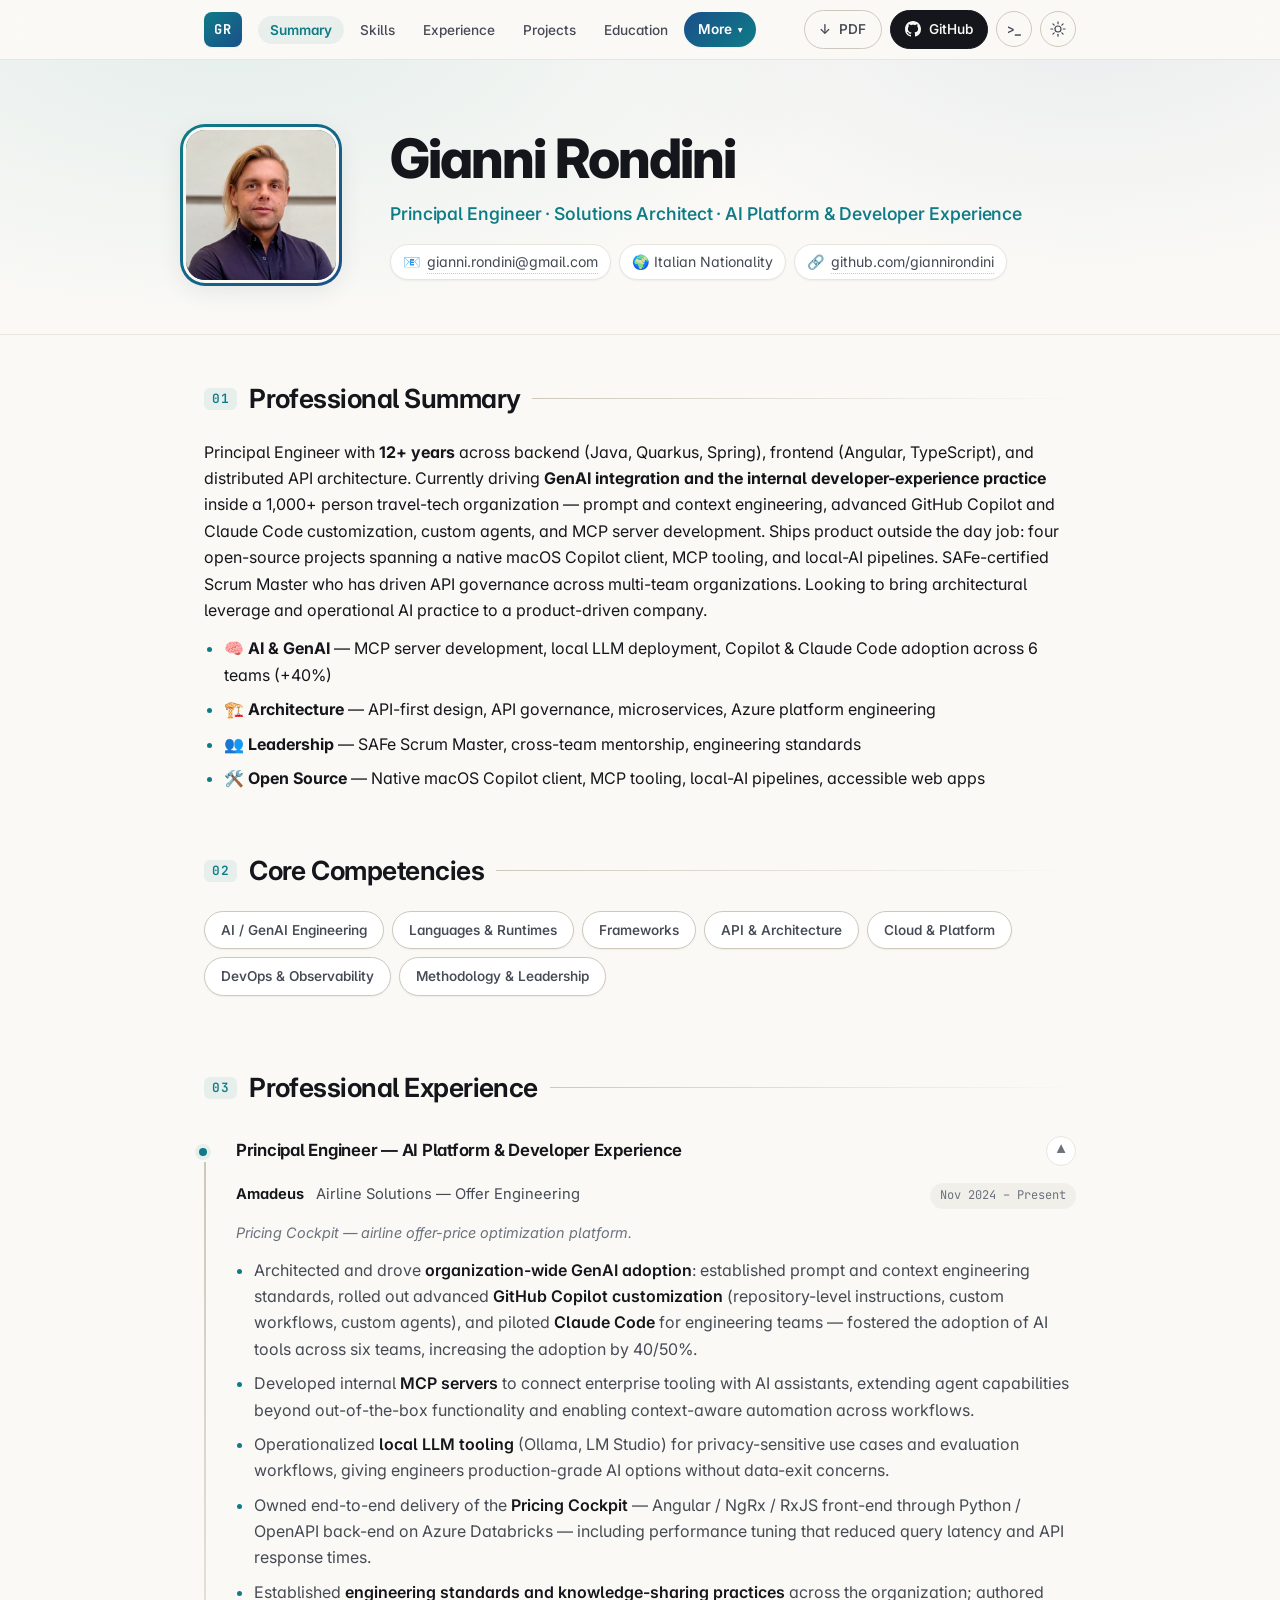
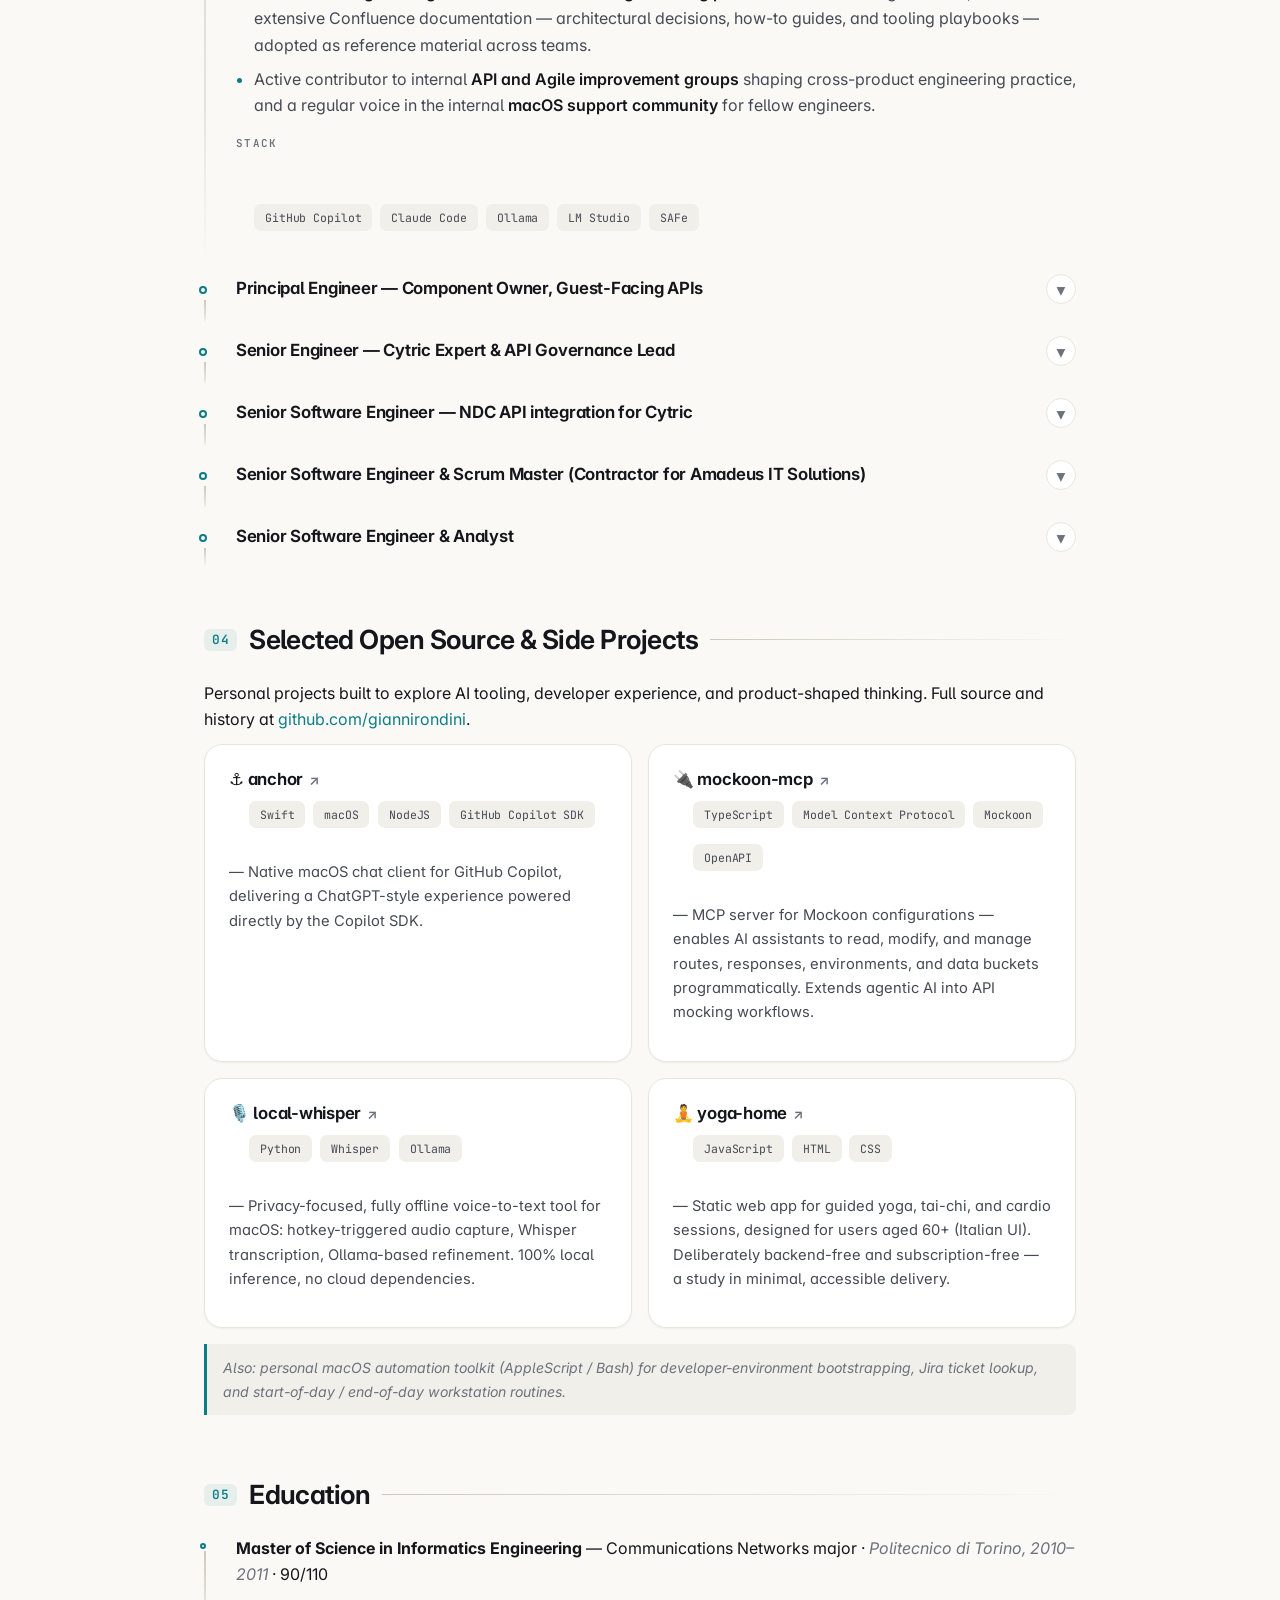
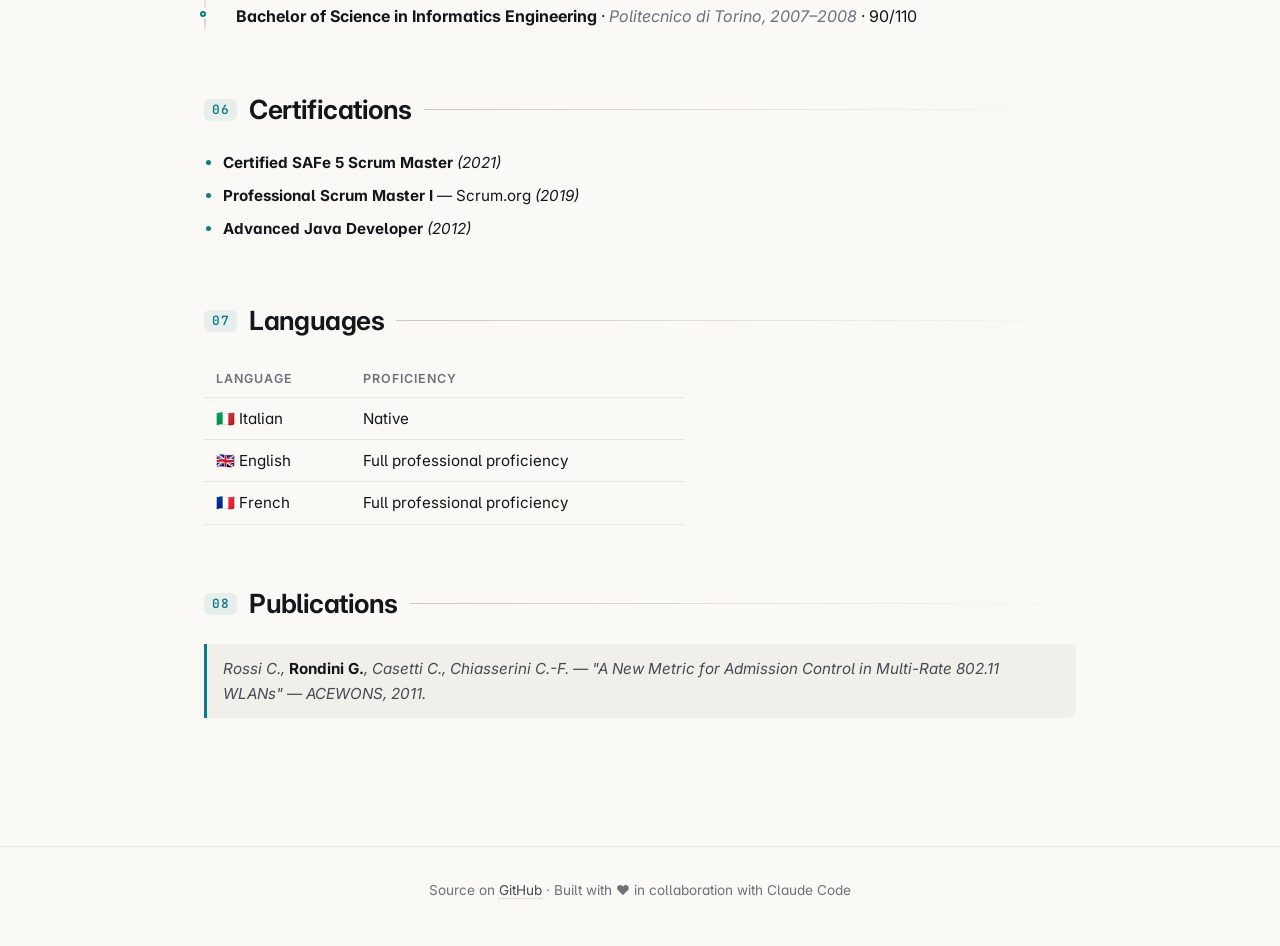
<file: index.html>
<!DOCTYPE html>
<html lang="en" data-theme="light">
<head>
  <meta charset="UTF-8" />
  <meta name="viewport" content="width=device-width, initial-scale=1.0" />
  <meta name="description" content="Gianni Rondini — Principal Engineer, Solutions Architect, AI Platform & Developer Experience." />
  <title>Gianni Rondini — Principal Engineer</title>
  <link rel="icon" href="data:image/svg+xml,%3Csvg xmlns='http://www.w3.org/2000/svg' viewBox='0 0 32 32'%3E%3Cdefs%3E%3ClinearGradient id='g' x1='0' y1='0' x2='1' y2='1'%3E%3Cstop offset='0%25' stop-color='%232C6E7F'/%3E%3Cstop offset='100%25' stop-color='%231B4F8A'/%3E%3C/linearGradient%3E%3C/defs%3E%3Crect width='32' height='32' rx='6' fill='url(%23g)'/%3E%3Ctext x='50%25' y='56%25' dominant-baseline='middle' text-anchor='middle' font-family='system-ui, sans-serif' font-size='17' font-weight='600' fill='%23F7F6F2'%3EGR%3C/text%3E%3C/svg%3E" />
  <link rel="preconnect" href="https://fonts.googleapis.com" />
  <link rel="preconnect" href="https://fonts.gstatic.com" crossorigin />
  <link href="https://fonts.googleapis.com/css2?family=Inter:wght@100..900&family=JetBrains+Mono:wght@400..700&display=swap" rel="stylesheet" />
  <link rel="stylesheet" href="style.css" />
  <script src="vendor/marked.min.js" defer></script>
  <script src="main.js" type="module" defer></script>
</head>
<body>
  <a class="skip-link" href="#cv">Skip to content</a>

  <nav class="topnav" aria-label="Primary">
    <div class="topnav__inner">
      <a class="topnav__brand" href="#top" aria-label="Top of page">GR</a>
      <ul class="topnav__links" id="navLinks" role="list"></ul>
      <div class="topnav__actions">
        <a class="btn btn--ghost btn--pdf" id="downloadPdf" href="pdf/Gianni-Rondini-CV.pdf" download aria-label="Download PDF">
          <span aria-hidden="true">↓</span>
          <span>PDF</span>
        </a>
        <a class="btn btn--github" href="https://github.com/giannirondini" target="_blank" rel="noopener noreferrer" aria-label="GitHub profile">
          <svg viewBox="0 0 16 16" width="16" height="16" aria-hidden="true" focusable="false">
            <path fill="currentColor" d="M8 0C3.58 0 0 3.58 0 8a8 8 0 0 0 5.47 7.59c.4.07.55-.17.55-.38 0-.19-.01-.82-.01-1.49-2.01.37-2.53-.49-2.69-.94-.09-.23-.48-.94-.82-1.13-.28-.15-.68-.52-.01-.53.63-.01 1.08.58 1.23.82.72 1.21 1.87.87 2.33.66.07-.52.28-.87.51-1.07-1.78-.2-3.64-.89-3.64-3.95 0-.87.31-1.59.82-2.15-.08-.2-.36-1.02.08-2.12 0 0 .67-.21 2.2.82.64-.18 1.32-.27 2-.27.68 0 1.36.09 2 .27 1.53-1.04 2.2-.82 2.2-.82.44 1.1.16 1.92.08 2.12.51.56.82 1.27.82 2.15 0 3.07-1.87 3.75-3.65 3.95.29.25.54.73.54 1.48 0 1.07-.01 1.93-.01 2.2 0 .21.15.46.55.38A8.012 8.012 0 0 0 16 8c0-4.42-3.58-8-8-8z"/>
          </svg>
          <span>GitHub</span>
        </a>
        <a class="btn btn--icon btn--cli" href="cli/" title="Terminal version" aria-label="Open the terminal version of this CV">
          <span aria-hidden="true">&gt;_</span>
        </a>
        <button class="btn btn--icon" id="themeToggle" type="button" aria-label="Toggle dark mode" aria-pressed="false">
          <svg class="icon icon--sun" viewBox="0 0 24 24" width="18" height="18" aria-hidden="true" focusable="false">
            <circle cx="12" cy="12" r="4" fill="none" stroke="currentColor" stroke-width="1.6"/>
            <g stroke="currentColor" stroke-width="1.6" stroke-linecap="round">
              <line x1="12" y1="2.5" x2="12" y2="5"/>
              <line x1="12" y1="19" x2="12" y2="21.5"/>
              <line x1="2.5" y1="12" x2="5" y2="12"/>
              <line x1="19" y1="12" x2="21.5" y2="12"/>
              <line x1="5.2" y1="5.2" x2="6.9" y2="6.9"/>
              <line x1="17.1" y1="17.1" x2="18.8" y2="18.8"/>
              <line x1="5.2" y1="18.8" x2="6.9" y2="17.1"/>
              <line x1="17.1" y1="6.9" x2="18.8" y2="5.2"/>
            </g>
          </svg>
          <svg class="icon icon--moon" viewBox="0 0 24 24" width="18" height="18" aria-hidden="true" focusable="false">
            <path fill="none" stroke="currentColor" stroke-width="1.6" stroke-linejoin="round" d="M20.5 14.5A8 8 0 0 1 9.5 3.5a8.5 8.5 0 1 0 11 11z"/>
          </svg>
        </button>
      </div>
    </div>
  </nav>

  <header class="hero" id="top">
    <div class="hero__inner">
      <div class="hero__photo">
        <img src="assets/me.jpg" alt="Portrait of Gianni Rondini" width="240" height="240" />
      </div>
      <div class="hero__text">
        <h1 class="hero__name" id="heroName">Gianni Rondini</h1>
        <p class="hero__title" id="heroTitle"></p>
        <p class="hero__contacts" id="heroContacts"></p>
      </div>
    </div>
  </header>

  <main id="cv" class="cv" aria-busy="true">
    <p class="cv__loading">Loading CV…</p>
  </main>

  <footer class="footer">
    <p>
      Source on
      <a href="https://github.com/giannirondini/curriculum" target="_blank" rel="noopener noreferrer">GitHub</a>
       · Built with ❤️ in collaboration with Claude Code
    </p>
  </footer>
</body>
</html>
</file>
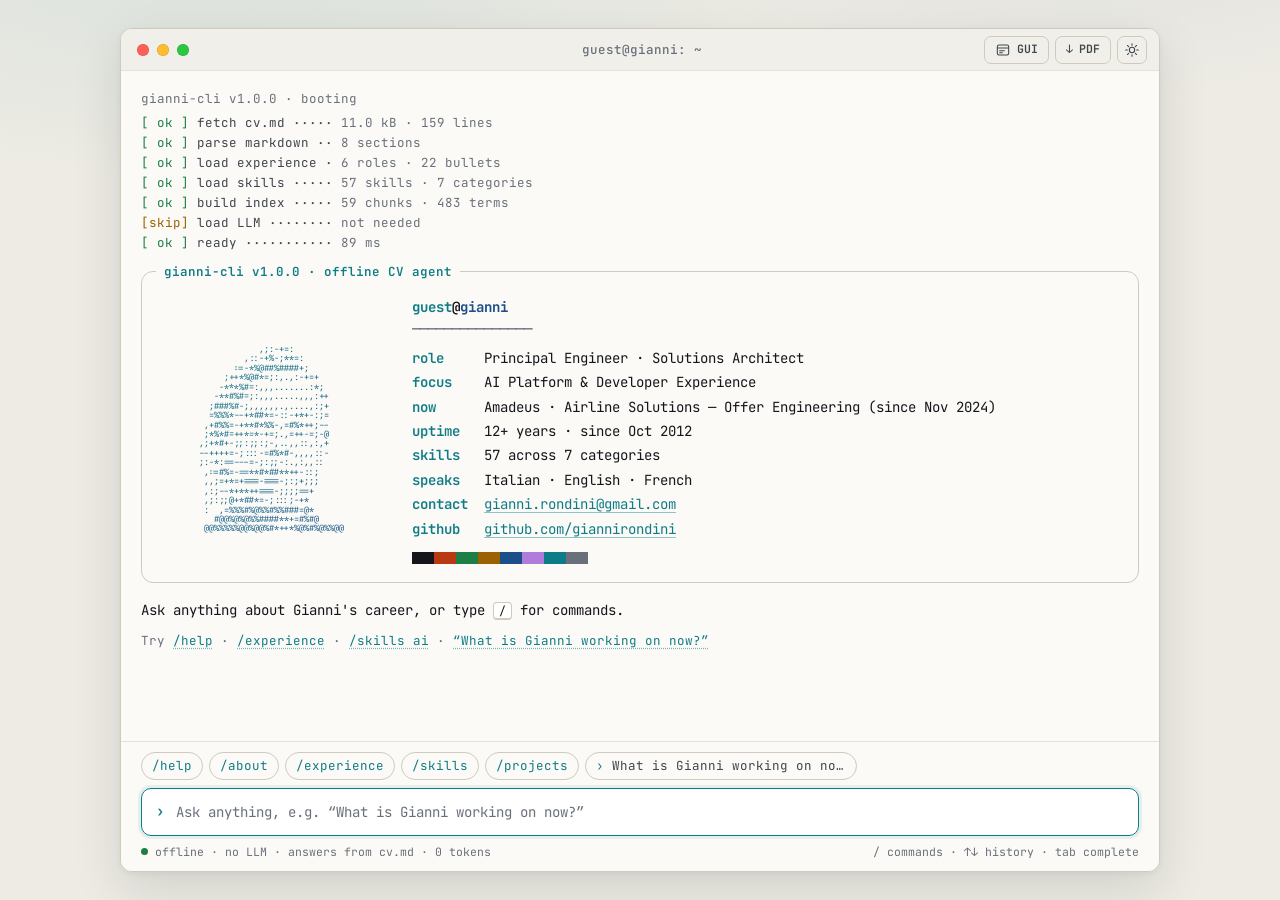
<file: cli/index.html>
<!DOCTYPE html>
<html lang="en" data-theme="dark">
<head>
  <meta charset="UTF-8" />
  <meta name="viewport" content="width=device-width, initial-scale=1.0, viewport-fit=cover" />
  <meta name="description" content="Gianni Rondini's CV as an AI-style command line: slash commands and plain-English questions, answered offline from the CV." />
  <meta name="color-scheme" content="light dark" />
  <title>Gianni Rondini — CLI</title>
  <script>
    // Apply the saved theme (shared with the classic site) before first paint.
    try {
      document.documentElement.dataset.theme =
        localStorage.getItem('cvTheme') || (matchMedia('(prefers-color-scheme: dark)').matches ? 'dark' : 'light');
    } catch (e) {}
  </script>
  <link rel="icon" href="data:image/svg+xml,%3Csvg xmlns='http://www.w3.org/2000/svg' viewBox='0 0 32 32'%3E%3Cdefs%3E%3ClinearGradient id='g' x1='0' y1='0' x2='1' y2='1'%3E%3Cstop offset='0%25' stop-color='%232C6E7F'/%3E%3Cstop offset='100%25' stop-color='%231B4F8A'/%3E%3C/linearGradient%3E%3C/defs%3E%3Crect width='32' height='32' rx='6' fill='url(%23g)'/%3E%3Ctext x='50%25' y='56%25' dominant-baseline='middle' text-anchor='middle' font-family='ui-monospace, monospace' font-size='15' font-weight='700' fill='%23F7F6F2'%3E%3E_%3C/text%3E%3C/svg%3E" />
  <link rel="preconnect" href="https://fonts.googleapis.com" />
  <link rel="preconnect" href="https://fonts.gstatic.com" crossorigin />
  <link href="https://fonts.googleapis.com/css2?family=JetBrains+Mono:wght@400..700&display=swap" rel="stylesheet" />
  <link rel="stylesheet" href="cli.css" />
  <script src="../vendor/marked.min.js" defer></script>
  <script src="js/app.js" type="module"></script>
</head>
<body>
  <a class="skip-link" href="#prompt">Skip to the prompt</a>

  <div class="app" id="app" data-repo="https://github.com/giannirondini/curriculum">
    <div class="win">
      <header class="win__bar">
        <div class="win__lights" aria-hidden="true"><span></span><span></span><span></span></div>
        <h1 class="win__title"><span class="sr-only">Gianni Rondini — CV terminal. </span><span aria-hidden="true">guest@gianni: ~</span></h1>
        <div class="win__actions">
          <a class="win__btn" href="../" title="Classic site" aria-label="Open the classic, non-terminal site">
            <svg viewBox="0 0 24 24" width="16" height="16" aria-hidden="true" focusable="false"><rect x="3.5" y="4.5" width="17" height="15" rx="2.5" fill="none" stroke="currentColor" stroke-width="1.6"/><line x1="3.5" y1="9" x2="20.5" y2="9" stroke="currentColor" stroke-width="1.6"/><line x1="7" y1="13" x2="14" y2="13" stroke="currentColor" stroke-width="1.6" stroke-linecap="round"/><line x1="7" y1="16" x2="11" y2="16" stroke="currentColor" stroke-width="1.6" stroke-linecap="round"/></svg>
            <span class="win__label">GUI</span>
          </a>
          <a class="win__btn" href="../pdf/Gianni-Rondini-CV.pdf" download title="Download PDF" aria-label="Download the CV as PDF">
            <span aria-hidden="true">↓</span>
            <span class="win__label">PDF</span>
          </a>
          <button class="win__btn win__btn--icon" id="themeToggle" type="button" title="Toggle theme" aria-label="Toggle theme" aria-pressed="true">
            <svg class="icon icon--sun" viewBox="0 0 24 24" width="16" height="16" aria-hidden="true" focusable="false"><circle cx="12" cy="12" r="4" fill="none" stroke="currentColor" stroke-width="1.6"/><g stroke="currentColor" stroke-width="1.6" stroke-linecap="round"><line x1="12" y1="2.5" x2="12" y2="5"/><line x1="12" y1="19" x2="12" y2="21.5"/><line x1="2.5" y1="12" x2="5" y2="12"/><line x1="19" y1="12" x2="21.5" y2="12"/><line x1="5.2" y1="5.2" x2="6.9" y2="6.9"/><line x1="17.1" y1="17.1" x2="18.8" y2="18.8"/><line x1="5.2" y1="18.8" x2="6.9" y2="17.1"/><line x1="17.1" y1="6.9" x2="18.8" y2="5.2"/></g></svg>
            <svg class="icon icon--moon" viewBox="0 0 24 24" width="16" height="16" aria-hidden="true" focusable="false"><path fill="none" stroke="currentColor" stroke-width="1.6" stroke-linejoin="round" d="M20.5 14.5A8 8 0 0 1 9.5 3.5a8.5 8.5 0 1 0 11 11z"/></svg>
          </button>
        </div>
      </header>

      <main class="term" id="term" aria-busy="true">
        <div class="term__log" id="log" role="log" aria-live="off" aria-label="Conversation"></div>
        <noscript><p class="o-p">This terminal needs JavaScript. The CV is also available as a <a href="../pdf/Gianni-Rondini-CV.pdf">PDF</a>.</p></noscript>
      </main>

      <footer class="dock">
        <div class="suggest" id="suggest" role="group" aria-label="Suggested commands and questions"></div>
        <form class="prompt" id="promptForm" autocomplete="off" role="search" aria-label="Ask about the CV">
          <ul class="pal" id="palette" role="listbox" aria-label="Commands" hidden></ul>
          <span class="prompt__glyph" aria-hidden="true">›</span>
          <label for="prompt" class="sr-only">Ask a question about the CV, or type a slash command</label>
          <input id="prompt" class="prompt__input" type="text" role="combobox" aria-autocomplete="list" aria-expanded="false" aria-controls="palette" autocomplete="off" autocapitalize="off" autocorrect="off" spellcheck="false" enterkeyhint="send" placeholder="Type / for commands, or just ask a question" />
        </form>
        <div class="status" aria-hidden="true">
          <span class="status__left"><span class="status__dot"></span>offline · no LLM · answers from cv.md · 0 tokens</span>
          <span class="status__right">/ commands · ↑↓ history · tab complete</span>
        </div>
      </footer>
    </div>
  </div>

  <div class="sr-only" id="announcer" aria-live="polite" aria-atomic="true"></div>
</body>
</html>
</file>
<file: style.css>
/* =====================================================================
   Tokens
   ===================================================================== */
:root {
  --bg: #FAF9F6;
  --bg-elev: #FFFFFF;
  --bg-soft: #F1EFE9;
  --text: #14161B;
  --text-muted: #6C727D;
  --text-soft: #454A54;
  --accent: #0E7C86;
  --accent-2: #1B4F8A;
  --accent-soft: #E3EFF0;
  --accent-tint: rgba(14, 124, 134, 0.08);
  --border: #E8E5DD;
  --border-strong: #CDC8BB;
  --shadow-sm: 0 1px 2px rgba(20, 22, 27, 0.05);
  --shadow-md: 0 6px 24px rgba(20, 22, 27, 0.07);
  --shadow-lg: 0 12px 40px rgba(20, 22, 27, 0.1);

  --radius-sm: 8px;
  --radius-md: 12px;
  --radius-lg: 18px;
  --radius-photo: 22px;
  --radius-pill: 100px;

  --space-1: 4px;
  --space-2: 8px;
  --space-3: 12px;
  --space-4: 16px;
  --space-5: 24px;
  --space-6: 32px;
  --space-7: 48px;
  --space-8: 64px;

  --font-sans: "Inter", ui-sans-serif, system-ui, -apple-system, "Segoe UI", Roboto, "Helvetica Neue", Arial, sans-serif;
  --font-mono: "JetBrains Mono", ui-monospace, "SF Mono", Menlo, Consolas, monospace;

  --measure: 68ch;
  --content-max: 920px;
  --nav-height: 60px;

  --motion-distance: 14px;
  --motion-duration: 520ms;
  --motion-ease: cubic-bezier(0.22, 1, 0.36, 1);

  --brand-gradient: linear-gradient(135deg, var(--accent) 0%, var(--accent-2) 100%);
  --hero-glow:
    radial-gradient(900px 420px at 18% -12%, rgba(14, 124, 134, 0.09), transparent 70%),
    radial-gradient(700px 380px at 85% -18%, rgba(27, 79, 138, 0.07), transparent 70%);
}

[data-theme="dark"] {
  --bg: #0F1216;
  --bg-elev: #161B22;
  --bg-soft: #1C222B;
  --text: #E9E8E3;
  --text-muted: #8B93A1;
  --text-soft: #B8BDC6;
  --accent: #4BBCCE;
  --accent-2: #5B8DEF;
  --accent-soft: #14333A;
  --accent-tint: rgba(75, 188, 206, 0.1);
  --border: #262D37;
  --border-strong: #3A4350;
  --shadow-sm: 0 1px 2px rgba(0, 0, 0, 0.35);
  --shadow-md: 0 6px 24px rgba(0, 0, 0, 0.4);
  --shadow-lg: 0 12px 40px rgba(0, 0, 0, 0.5);

  --brand-gradient: linear-gradient(135deg, var(--accent) 0%, var(--accent-2) 100%);
  --hero-glow:
    radial-gradient(900px 420px at 18% -12%, rgba(75, 188, 206, 0.1), transparent 70%),
    radial-gradient(700px 380px at 85% -18%, rgba(91, 141, 239, 0.08), transparent 70%);
}

/* =====================================================================
   Reset & base
   ===================================================================== */
*,
*::before,
*::after {
  box-sizing: border-box;
}

html {
  scroll-behavior: smooth;
  scroll-padding-top: calc(var(--nav-height) + var(--space-3));
}

body {
  margin: 0;
  background: var(--bg);
  color: var(--text);
  font-family: var(--font-sans);
  font-size: 16px;
  line-height: 1.65;
  -webkit-font-smoothing: antialiased;
  text-rendering: optimizeLegibility;
  font-feature-settings: "cv05", "cv11";
}

::selection {
  background: var(--accent);
  color: #fff;
}

img {
  max-width: 100%;
  height: auto;
  display: block;
}

a {
  color: var(--accent);
  text-decoration: none;
  border-bottom: 1px solid transparent;
  transition: border-color 160ms ease, color 160ms ease;
}

a:hover {
  border-bottom-color: var(--accent);
}

a:focus-visible,
button:focus-visible {
  outline: 2px solid var(--accent);
  outline-offset: 3px;
  border-radius: 4px;
}

h1, h2, h3, h4 {
  font-weight: 650;
  line-height: 1.2;
  letter-spacing: -0.02em;
  color: var(--text);
  margin: 0;
}

h2 { font-size: clamp(1.35rem, 1.1rem + 1vw, 1.65rem); }
h3 { font-size: clamp(1.1rem, 1rem + 0.4vw, 1.25rem); }

p { margin: 0 0 var(--space-3); }

code {
  font-family: var(--font-mono);
  font-size: 0.88em;
  background: var(--bg-soft);
  padding: 1px 6px;
  border-radius: 5px;
}

hr {
  border: 0;
  border-top: 1px solid var(--border);
  margin: var(--space-6) 0;
}

.skip-link {
  position: absolute;
  top: -48px;
  left: var(--space-3);
  background: var(--accent);
  color: #fff;
  padding: var(--space-2) var(--space-3);
  border-radius: var(--radius-sm);
  z-index: 1000;
}

.skip-link:focus {
  top: var(--space-2);
}

/* =====================================================================
   Buttons
   ===================================================================== */
.btn {
  display: inline-flex;
  align-items: center;
  gap: var(--space-2);
  padding: 7px 14px;
  font: inherit;
  font-size: 0.85rem;
  font-weight: 550;
  letter-spacing: 0.005em;
  border-radius: var(--radius-pill);
  border: 1px solid var(--border-strong);
  background: transparent;
  color: var(--text-soft);
  cursor: pointer;
  transition:
    background 160ms ease,
    border-color 160ms ease,
    color 160ms ease,
    transform 160ms var(--motion-ease);
}

.btn:hover {
  border-color: var(--accent);
  color: var(--accent);
  background: var(--accent-tint);
  border-bottom-color: var(--accent);
  transform: translateY(-1px);
}

.btn--github {
  background: var(--text);
  color: var(--bg);
  border-color: var(--text);
}

.btn--github:hover {
  background: var(--brand-gradient);
  border-color: transparent;
  color: #fff;
  transform: translateY(-1px);
}

.btn--icon {
  padding: 7px;
  width: 36px;
  height: 36px;
  justify-content: center;
}

.btn--cli {
  font-family: var(--font-mono);
  font-size: 0.8rem;
  font-weight: 700;
  letter-spacing: -0.04em;
}

/* Narrow phones: actions go icon-only so the "More" menu never overlaps them. */
@media (max-width: 420px) {
  .btn--github span { display: none; }
  .btn--github { padding: 7px 9px; }
}

@media (max-width: 380px) {
  .btn--pdf span:last-child { display: none; }
  .btn--pdf { padding: 7px 11px; }
  .topnav__actions { gap: var(--space-1); }
}

.btn--icon .icon--moon { display: none; }
[data-theme="dark"] .btn--icon .icon--sun { display: none; }
[data-theme="dark"] .btn--icon .icon--moon { display: block; }

/* =====================================================================
   Top nav
   ===================================================================== */
.topnav {
  position: sticky;
  top: 0;
  z-index: 100;
  background: color-mix(in srgb, var(--bg) 82%, transparent);
  backdrop-filter: saturate(160%) blur(14px);
  -webkit-backdrop-filter: saturate(160%) blur(14px);
  border-bottom: 1px solid var(--border);
  height: var(--nav-height);
}

.topnav__inner {
  max-width: var(--content-max);
  margin: 0 auto;
  padding: 0 var(--space-5);
  height: 100%;
  display: flex;
  align-items: center;
  gap: var(--space-4);
}

.topnav__brand {
  font-family: var(--font-mono);
  font-weight: 700;
  font-size: 0.85rem;
  letter-spacing: 0.06em;
  border-bottom: none;
  padding: 6px 10px;
  border-radius: var(--radius-sm);
  background: var(--brand-gradient);
  color: #fff;
  box-shadow: var(--shadow-sm);
  transition: transform 160ms var(--motion-ease), filter 160ms ease;
}

.topnav__brand:hover {
  border-bottom: none;
  transform: translateY(-1px);
  filter: brightness(1.08);
}

.topnav__links {
  list-style: none;
  display: flex;
  align-items: center;
  gap: var(--space-1);
  margin: 0;
  padding: 0;
  flex: 1;
  min-width: 0;
  /* Overflow is handled by initNavPriority (main.js): trailing links move
     into the "More" dropdown until the row fits. Must stay visible so the
     dropdown isn't clipped. */
  overflow: visible;
}

.topnav__links a {
  color: var(--text-soft);
  font-size: 0.85rem;
  font-weight: 500;
  white-space: nowrap;
  border-bottom: none;
  padding: 6px 12px;
  border-radius: var(--radius-pill);
  transition: background 160ms ease, color 160ms ease;
}

.topnav__links a:hover {
  color: var(--text);
  background: var(--bg-soft);
}

.topnav__links a.is-active {
  color: var(--accent);
  background: var(--accent-tint);
  font-weight: 600;
}

.topnav__actions {
  display: flex;
  align-items: center;
  gap: var(--space-2);
}

/* "More" overflow dropdown (priority+ nav) */
.topnav__more {
  position: relative;
}

.topnav__more-btn {
  display: inline-flex;
  align-items: center;
  gap: 6px;
  font: inherit;
  font-size: 0.85rem;
  font-weight: 600;
  line-height: 1.65; /* match .topnav__links a (inherited body line-height) */
  color: #fff;
  /* Reversed brand gradient: same palette as the GR badge, distinct reading.
     Both stops are theme tokens, so it adapts to light/dark. */
  background: linear-gradient(135deg, var(--accent-2) 0%, var(--accent) 100%);
  border: 0;
  cursor: pointer;
  padding: 6px 14px;
  border-radius: var(--radius-pill);
  white-space: nowrap;
  box-shadow: var(--shadow-sm);
  transition: filter 160ms ease, box-shadow 160ms ease, transform 160ms var(--motion-ease);
}

.topnav__more-btn:hover {
  filter: brightness(1.08);
  transform: translateY(-1px);
  box-shadow: 0 3px 10px color-mix(in srgb, var(--accent) 30%, transparent);
}

.topnav__more.is-open .topnav__more-btn {
  filter: brightness(1.12);
  box-shadow: 0 3px 10px color-mix(in srgb, var(--accent) 35%, transparent);
}

.topnav__more-caret {
  font-size: 0.7em;
  transition: transform 200ms var(--motion-ease);
}

.topnav__more.is-open .topnav__more-caret {
  transform: rotate(180deg);
}

.topnav__more-menu {
  position: absolute;
  top: calc(100% + 14px);
  right: 0;
  min-width: 180px;
  margin: 0;
  padding: var(--space-2);
  list-style: none;
  background: var(--bg-elev);
  border: 1px solid var(--border);
  border-radius: var(--radius-md);
  box-shadow: var(--shadow-lg);
  display: none;
  z-index: 200;
}

.topnav__more.is-open .topnav__more-menu {
  display: block;
}

@media (prefers-reduced-motion: no-preference) {
  .topnav__more.is-open .topnav__more-menu {
    animation: moreMenuIn 180ms var(--motion-ease) both;
  }

  @keyframes moreMenuIn {
    from { opacity: 0; transform: translateY(-6px); }
    to   { opacity: 1; transform: translateY(0); }
  }
}

/* Menu links inherit .topnav__links a pill styles; reshape them into rows. */
.topnav__more-menu a {
  display: block;
  border-radius: var(--radius-sm);
}

@media (max-width: 720px) {
  .topnav__inner {
    padding: 0 var(--space-4);
    gap: var(--space-2);
  }
}

/* =====================================================================
   Hero
   ===================================================================== */
.hero {
  padding: var(--space-8) var(--space-5) var(--space-7);
  border-bottom: 1px solid var(--border);
  background-image: var(--hero-glow);
}

.hero__inner {
  max-width: var(--content-max);
  margin: 0 auto;
  display: flex;
  flex-direction: column;
  gap: var(--space-5);
  align-items: flex-start;
}

.hero__photo {
  flex-shrink: 0;
  padding: 3px;
  border-radius: calc(var(--radius-photo) + 3px);
  background: var(--brand-gradient);
  box-shadow: var(--shadow-md);
}

.hero__photo img {
  width: 128px;
  height: 128px;
  object-fit: cover;
  border-radius: var(--radius-photo);
  border: 3px solid var(--bg);
}

.hero__name {
  font-size: clamp(2.3rem, 1.5rem + 3vw, 3.4rem);
  font-weight: 800;
  letter-spacing: -0.035em;
  line-height: 1.05;
  margin: 0 0 var(--space-3);
}

.hero__title {
  font-size: clamp(0.98rem, 0.9rem + 0.35vw, 1.1rem);
  font-weight: 550;
  color: var(--accent);
  letter-spacing: -0.005em;
  margin: 0 0 var(--space-4);
}

.hero__contacts {
  display: flex;
  flex-wrap: wrap;
  gap: var(--space-2);
  font-size: 0.88rem;
  color: var(--text-soft);
  margin: 0;
}

.hero__contact {
  display: inline-flex;
  align-items: center;
  gap: 6px;
  padding: 5px 12px;
  border-radius: var(--radius-pill);
  background: var(--bg-elev);
  border: 1px solid var(--border);
  box-shadow: var(--shadow-sm);
  white-space: nowrap;
}

.hero__contacts a {
  color: var(--text-soft);
  border-bottom: 1px dotted var(--border-strong);
}

.hero__contacts a:hover {
  color: var(--accent);
  border-bottom-color: var(--accent);
}

@media (min-width: 720px) {
  .hero__inner {
    flex-direction: row;
    gap: var(--space-7);
    align-items: center;
  }
  .hero__photo img {
    width: 156px;
    height: 156px;
  }
}

/* =====================================================================
   CV main content
   ===================================================================== */
.cv {
  max-width: var(--content-max);
  margin: 0 auto;
  padding: var(--space-7) var(--space-5) var(--space-8);
  counter-reset: section;
}

.cv__loading,
.cv__error {
  color: var(--text-muted);
  font-style: italic;
}

.cv__error {
  color: #C24444;
}

.cv section {
  margin: 0 0 var(--space-8);
  scroll-margin-top: calc(var(--nav-height) + var(--space-4));
}

.cv section > h2 {
  display: flex;
  align-items: center;
  gap: var(--space-3);
  margin: 0 0 var(--space-5);
}

.cv section > h2::before {
  counter-increment: section;
  content: counter(section, decimal-leading-zero);
  font-family: var(--font-mono);
  font-size: 0.8rem;
  font-weight: 600;
  letter-spacing: 0.04em;
  color: var(--accent);
  padding: 3px 8px;
  border-radius: 6px;
  background: var(--accent-tint);
  flex-shrink: 0;
}

.cv section > h2::after {
  content: "";
  flex: 1;
  height: 1px;
  background: linear-gradient(to right, var(--border-strong), transparent);
  min-width: var(--space-5);
}

.cv ul {
  padding-left: 1.25em;
  margin: 0 0 var(--space-3);
}

.cv li {
  margin: 0 0 var(--space-2);
}

.cv li::marker {
  color: var(--accent);
}

.cv table {
  width: 100%;
  border-collapse: collapse;
  font-size: 0.95rem;
  margin: 0 0 var(--space-4);
}

.cv th,
.cv td {
  text-align: left;
  vertical-align: top;
  padding: var(--space-2) var(--space-3);
  border-bottom: 1px solid var(--border);
}

.cv th {
  font-weight: 600;
  color: var(--text-muted);
  font-size: 0.78rem;
  text-transform: uppercase;
  letter-spacing: 0.08em;
  white-space: nowrap;
}

/* =====================================================================
   Footer
   ===================================================================== */
.footer {
  border-top: 1px solid var(--border);
  padding: var(--space-6) var(--space-5);
  text-align: center;
  color: var(--text-muted);
  font-size: 0.85rem;
}

.footer a {
  color: var(--text-soft);
  border-bottom: 1px dotted var(--border-strong);
}

.footer a:hover {
  color: var(--accent);
  border-bottom-color: var(--accent);
}

/* =====================================================================
   Section: Experience — timeline + collapsible jobs
   ===================================================================== */
#professional-experience .job {
  position: relative;
  margin: 0 0 var(--space-4);
  padding-left: var(--space-6);
}

#professional-experience .job::after {
  content: "";
  position: absolute;
  left: 0;
  top: 34px;
  bottom: -10px;
  width: 2px;
  background: linear-gradient(to bottom, var(--border-strong), var(--border) 80%, transparent);
}

#professional-experience .job:last-of-type::after {
  background: linear-gradient(to bottom, var(--border-strong), transparent 85%);
}

#professional-experience .job::before {
  content: "";
  position: absolute;
  left: -5px;
  top: 20px;
  width: 8px;
  height: 8px;
  border-radius: 50%;
  background: var(--bg);
  border: 2px solid var(--accent);
  z-index: 1;
  transition: background 200ms ease, box-shadow 200ms ease;
}

#professional-experience .job[aria-expanded="true"]::before {
  background: var(--accent);
  box-shadow: 0 0 0 4px var(--accent-tint);
}

.job__header {
  display: flex;
  align-items: center;
  justify-content: space-between;
  gap: var(--space-3);
  width: 100%;
  background: transparent;
  border: 0;
  padding: var(--space-2) 0;
  font: inherit;
  text-align: left;
  color: var(--text);
  cursor: pointer;
  border-radius: var(--radius-sm);
}

.job__header:hover .job__title {
  color: var(--accent);
}

.job__title {
  font-size: 1.05rem;
  font-weight: 650;
  letter-spacing: -0.015em;
  line-height: 1.3;
  transition: color 160ms ease;
}

.job__caret {
  display: inline-flex;
  align-items: center;
  justify-content: center;
  flex-shrink: 0;
  color: var(--text-muted);
  font-size: 1.1rem;
  width: 30px;
  height: 30px;
  border-radius: 50%;
  border: 1px solid var(--border);
  background: var(--bg-elev);
  transition:
    transform 220ms var(--motion-ease),
    color 160ms ease,
    border-color 160ms ease;
}

.job__header:hover .job__caret {
  color: var(--accent);
  border-color: var(--accent);
}

.job[aria-expanded="true"] .job__caret {
  transform: rotate(180deg);
}

.job__body {
  overflow: hidden;
  max-height: 0;
  opacity: 0;
  transition: max-height 280ms var(--motion-ease), opacity 200ms ease;
}

.job[aria-expanded="true"] .job__body {
  max-height: 4000px;
  opacity: 1;
  transition: max-height 480ms var(--motion-ease), opacity 280ms ease 80ms;
}

.job__meta {
  display: flex;
  flex-wrap: wrap;
  align-items: baseline;
  gap: var(--space-1) var(--space-3);
  font-size: 0.92rem;
  color: var(--text-soft);
  margin: var(--space-2) 0 var(--space-3);
}

.job__company {
  font-weight: 650;
  color: var(--text);
}

.job__team {
  color: var(--text-soft);
}

.job__dates {
  font-family: var(--font-mono);
  font-size: 0.75rem;
  font-style: normal;
  color: var(--text-muted);
  margin-left: auto;
  padding: 3px 10px;
  border-radius: var(--radius-pill);
  background: var(--bg-soft);
  white-space: nowrap;
}

.job__descriptor {
  font-size: 0.9rem;
  color: var(--text-muted);
  margin: 0 0 var(--space-3);
}

.job__body ul {
  margin: 0 0 var(--space-3);
  padding-left: 1.1em;
}

.job__body li {
  margin: 0 0 var(--space-2);
  color: var(--text-soft);
}

.job__body li strong {
  color: var(--text);
  font-weight: 600;
}

.job__stack {
  margin: var(--space-4) 0 0;
  display: flex;
  flex-wrap: wrap;
  gap: var(--space-2);
  align-items: center;
}

.job__stack-label {
  font-family: var(--font-mono);
  font-size: 0.68rem;
  font-weight: 600;
  letter-spacing: 0.12em;
  text-transform: uppercase;
  color: var(--text-muted);
}

@media (max-width: 540px) {
  .job__dates {
    margin-left: 0;
  }
}

/* =====================================================================
   Chips
   ===================================================================== */
.chips {
  list-style: none;
  padding: 0;
  margin: 0;
  display: flex;
  flex-wrap: wrap;
  gap: var(--space-2);
}

.chip {
  display: inline-block;
  padding: 3px 10px;
  font-family: var(--font-mono);
  font-size: 0.72rem;
  letter-spacing: -0.01em;
  background: var(--bg-soft);
  color: var(--text-soft);
  border: 1px solid transparent;
  border-radius: 7px;
  white-space: nowrap;
  transition:
    background 180ms ease,
    color 180ms ease,
    border-color 180ms ease,
    opacity 220ms ease,
    transform 220ms var(--motion-ease);
}

.chip:hover {
  border-color: var(--border-strong);
  color: var(--text);
}

.chip.is-highlighted {
  background: var(--brand-gradient);
  color: #fff;
  border-color: transparent;
  transform: translateY(-1px);
  box-shadow: 0 2px 8px color-mix(in srgb, var(--accent) 35%, transparent);
}

.chip.is-dimmed {
  opacity: 0.3;
}

/* =====================================================================
   Section: Skills (Core Competencies)
   ===================================================================== */
.skills__categories {
  display: flex;
  flex-wrap: wrap;
  gap: var(--space-2);
  margin: 0 0 var(--space-3);
}

.skills.has-active-group .skills__categories {
  margin: 0 0 var(--space-5);
  padding-bottom: var(--space-4);
  border-bottom: 1px dashed var(--border-strong);
}

.cat-chip {
  font: inherit;
  font-size: 0.85rem;
  font-weight: 550;
  padding: 7px 16px;
  border-radius: var(--radius-pill);
  background: var(--bg-elev);
  color: var(--text-soft);
  border: 1px solid var(--border-strong);
  cursor: pointer;
  box-shadow: var(--shadow-sm);
  transition:
    background 160ms ease,
    color 160ms ease,
    border-color 160ms ease,
    box-shadow 160ms ease,
    transform 160ms var(--motion-ease);
}

.cat-chip:hover {
  border-color: var(--accent);
  color: var(--accent);
  background: var(--accent-tint);
  transform: translateY(-1px);
}

.cat-chip.is-active {
  background: var(--brand-gradient);
  color: #fff;
  border-color: transparent;
  box-shadow: 0 3px 10px color-mix(in srgb, var(--accent) 30%, transparent);
}

.skills__groups {
  display: flex;
  flex-direction: column;
  gap: var(--space-4);
}

.skill-group {
  display: none;
}

.skill-group.is-shown {
  display: block;
}

@media (prefers-reduced-motion: no-preference) {
  .skill-group.is-shown {
    animation: skillGroupReveal 220ms var(--motion-ease) both;
  }

  @keyframes skillGroupReveal {
    from { opacity: 0; transform: translateY(6px); }
    to   { opacity: 1; transform: translateY(0); }
  }
}

.skill-group__name {
  font-family: var(--font-mono);
  font-size: 0.72rem;
  font-weight: 600;
  letter-spacing: 0.1em;
  color: var(--text-muted);
  text-transform: uppercase;
  margin: 0 0 var(--space-2);
}

/* =====================================================================
   Section: Projects
   ===================================================================== */
.projects {
  display: grid;
  grid-template-columns: 1fr;
  gap: var(--space-4);
}

@media (min-width: 720px) {
  .projects {
    grid-template-columns: 1fr 1fr;
  }
}

.project {
  position: relative;
  background: var(--bg-elev);
  border: 1px solid var(--border);
  border-radius: var(--radius-lg);
  padding: var(--space-5);
  box-shadow: var(--shadow-sm);
  display: flex;
  flex-direction: column;
  gap: var(--space-3);
  overflow: hidden;
  transition:
    border-color 200ms ease,
    transform 220ms var(--motion-ease),
    box-shadow 220ms ease;
}

.project::before {
  content: "";
  position: absolute;
  inset: 0 0 auto 0;
  height: 3px;
  background: var(--brand-gradient);
  opacity: 0;
  transition: opacity 220ms ease;
}

.project:hover {
  border-color: color-mix(in srgb, var(--accent) 45%, var(--border));
  transform: translateY(-3px);
  box-shadow: var(--shadow-md);
}

.project:hover::before {
  opacity: 1;
}

.project__name {
  margin: 0;
  font-size: 1.05rem;
  letter-spacing: -0.015em;
}

.project__name a {
  color: var(--text);
  border-bottom: 1px solid transparent;
}

.project__name a::after {
  content: "↗";
  font-size: 0.8em;
  margin-left: 6px;
  color: var(--text-muted);
  display: inline-block;
  transition: transform 200ms var(--motion-ease), color 200ms ease;
}

.project__name a:hover {
  color: var(--accent);
  border-bottom-color: transparent;
}

.project__name a:hover::after {
  color: var(--accent);
  transform: translate(2px, -2px);
}

.chips--project {
  margin: 0;
}

.project__desc {
  font-size: 0.92rem;
  color: var(--text-soft);
  margin: 0;
}

.projects__footnote {
  margin-top: var(--space-4);
  font-size: 0.88rem;
  color: var(--text-muted);
  padding: var(--space-3) var(--space-4);
  background: var(--bg-soft);
  border-left: 3px solid var(--accent);
  border-radius: 0 var(--radius-sm) var(--radius-sm) 0;
}

/* =====================================================================
   Section: Education — timeline
   ===================================================================== */
.edu-list {
  display: flex;
  flex-direction: column;
}

.edu-entry {
  position: relative;
  padding-left: var(--space-6);
  padding-bottom: var(--space-4);
}

.edu-entry::after {
  content: "";
  position: absolute;
  left: 0;
  top: 16px;
  bottom: -4px;
  width: 2px;
  background: linear-gradient(to bottom, var(--border-strong), var(--border));
}

.edu-entry:last-child::after {
  background: linear-gradient(to bottom, var(--border-strong), transparent);
}

.edu-entry:last-child {
  padding-bottom: 0;
}

.edu-entry::before {
  content: "";
  position: absolute;
  left: -4px;
  top: 8px;
  width: 6px;
  height: 6px;
  border-radius: 50%;
  background: var(--bg);
  border: 2px solid var(--accent);
  z-index: 1;
}

.edu-entry strong {
  color: var(--text);
}

.edu-entry em {
  color: var(--text-muted);
}

/* =====================================================================
   Section: Languages, Certifications, Publications — light styling
   ===================================================================== */
#languages table {
  max-width: 480px;
}

#certifications ul,
#publications {
  font-size: 0.95rem;
}

#publications p {
  color: var(--text-soft);
  font-style: italic;
  padding: var(--space-3) var(--space-4);
  background: var(--bg-soft);
  border-left: 3px solid var(--accent);
  border-radius: 0 var(--radius-sm) var(--radius-sm) 0;
}

#publications strong {
  color: var(--text);
  font-style: normal;
}

/* =====================================================================
   Reveal animations
   ===================================================================== */
@media (prefers-reduced-motion: no-preference) {
  .is-offscreen {
    opacity: 0;
    transform: translateY(var(--motion-distance));
    will-change: opacity, transform;
  }

  .is-offscreen.is-visible {
    opacity: 1;
    transform: translateY(0);
    transition:
      opacity var(--motion-duration) var(--motion-ease),
      transform var(--motion-duration) var(--motion-ease);
  }

  /* Hero stagger — pure CSS, runs once on first paint */
  .hero__photo,
  .hero__text > * {
    animation: heroFadeIn 640ms var(--motion-ease) backwards;
  }
  .hero__photo {
    animation-delay: 0ms;
  }
  .hero__text > *:nth-child(1) {
    animation-delay: 90ms;
  }
  .hero__text > *:nth-child(2) {
    animation-delay: 180ms;
  }
  .hero__text > *:nth-child(3) {
    animation-delay: 270ms;
  }

  @keyframes heroFadeIn {
    from {
      opacity: 0;
      transform: translateY(var(--motion-distance));
    }
    to {
      opacity: 1;
      transform: translateY(0);
    }
  }
}

/* =====================================================================
   Print
   ===================================================================== */
@media print {
  :root {
    --bg: #ffffff;
    --bg-elev: #ffffff;
    --bg-soft: #f4f4f2;
    --text: #000000;
    --text-soft: #1a1a1a;
    --text-muted: #555555;
    --accent: #0E7C86;
    --border: #dddddd;
    --border-strong: #bbbbbb;
    --shadow-sm: none;
    --shadow-md: none;
    --shadow-lg: none;
    --hero-glow: none;
  }

  html {
    scroll-behavior: auto;
  }

  body {
    font-size: 10.5pt;
    background: #fff;
  }

  .topnav,
  .footer,
  .skip-link,
  .job__caret,
  .skills__categories {
    display: none !important;
  }

  /* Force-show all skill groups for print */
  .skill-group {
    display: block !important;
  }

  .hero {
    padding: 0 0 var(--space-3);
    border-bottom: 1px solid var(--border);
    background-image: none;
  }

  .hero__inner {
    flex-direction: row !important;
    align-items: center;
    gap: var(--space-4);
  }

  .hero__photo {
    padding: 0;
    background: none;
    box-shadow: none;
  }

  .hero__photo img {
    width: 90px;
    height: 90px;
    border: none;
  }

  .hero__contact {
    border: none;
    box-shadow: none;
    background: none;
    padding: 0;
  }

  .hero__contacts {
    gap: var(--space-3);
  }

  .cv {
    padding: var(--space-4) 0 0;
    max-width: none;
  }

  .cv section {
    margin-bottom: var(--space-4);
    page-break-inside: avoid;
  }

  .cv section > h2::before {
    background: none;
    padding: 0;
  }

  /* Force-expand every job for print */
  .job,
  #professional-experience .job {
    padding-left: 0 !important;
    margin: 0 0 var(--space-3) !important;
    page-break-inside: avoid;
  }

  .job::before,
  .job::after,
  #professional-experience .job::before,
  #professional-experience .job::after {
    display: none !important;
  }

  .job__body {
    max-height: none !important;
    opacity: 1 !important;
    overflow: visible !important;
  }

  .job__dates {
    background: none;
    padding: 0;
  }

  .projects {
    grid-template-columns: 1fr 1fr;
    gap: var(--space-3);
  }

  .project {
    padding: var(--space-3);
    box-shadow: none;
    page-break-inside: avoid;
  }

  .project::before {
    display: none !important;
  }

  .edu-entry {
    padding-left: 0 !important;
  }

  .edu-entry::before,
  .edu-entry::after {
    display: none !important;
  }

  .chip {
    background: transparent;
    border: 1px solid var(--border);
    color: var(--text-soft);
  }

  /* Disable all reveal animation states for print */
  .is-offscreen,
  .is-hero-stagger,
  .hero__photo,
  .hero__text > * {
    opacity: 1 !important;
    transform: none !important;
    animation: none !important;
  }

  a {
    color: inherit;
    text-decoration: none;
    border-bottom: none;
  }
}
</file>
<file: cli/cli.css>
/* =====================================================================
   Tokens — same palette as the classic site (style.css), terminal-tuned
   ===================================================================== */
:root {
  --page: #EDEBE4;
  --bg: #FBFAF7;
  --bg-bar: #F1EFE9;
  --bg-elev: #FFFFFF;
  --bg-soft: #F1EFE9;
  --text: #14161B;
  --text-soft: #3F444E;
  --text-muted: #6A707B;
  --accent: #0E7C86;
  --accent-2: #1B4F8A;
  --accent-tint: rgba(14, 124, 134, 0.09);
  --ok: #1E7F46;
  --warn: #9A6200;
  --err: #B93A12;
  --mark: rgba(14, 124, 134, 0.16);
  --border: #E6E2D9;
  --border-strong: #CFCABD;
  --shadow: 0 18px 50px rgba(20, 22, 27, 0.12), 0 2px 6px rgba(20, 22, 27, 0.05);
  --brand-gradient: linear-gradient(135deg, var(--accent) 0%, var(--accent-2) 100%);
  --glow:
    radial-gradient(900px 420px at 18% -12%, rgba(14, 124, 134, 0.10), transparent 70%),
    radial-gradient(700px 380px at 85% -18%, rgba(27, 79, 138, 0.08), transparent 70%);

  --mono: "JetBrains Mono", ui-monospace, "SF Mono", Menlo, Consolas, "Liberation Mono", monospace;
  --ease: cubic-bezier(0.22, 1, 0.36, 1);
  --fs: 14px;
  --fs-sm: 12.5px;
  --fs-xs: 11.5px;
  --gutter: 20px;

  color-scheme: light;
}

[data-theme="dark"] {
  --page: #07090C;
  --bg: #0F1216;
  --bg-bar: #161B22;
  --bg-elev: #141920;
  --bg-soft: #1A2029;
  --text: #ECEBE6;
  --text-soft: #BEC3CB;
  --text-muted: #8A93A1;
  --accent: #4BBCCE;
  --accent-2: #6E9BF2;
  --accent-tint: rgba(75, 188, 206, 0.11);
  --ok: #5BD38A;
  --warn: #F2B544;
  --err: #F7836B;
  --mark: rgba(75, 188, 206, 0.24);
  --border: #222933;
  --border-strong: #343D4A;
  --shadow: 0 18px 60px rgba(0, 0, 0, 0.55), 0 2px 6px rgba(0, 0, 0, 0.3);
  --glow:
    radial-gradient(900px 420px at 18% -12%, rgba(75, 188, 206, 0.10), transparent 70%),
    radial-gradient(700px 380px at 85% -18%, rgba(110, 155, 242, 0.08), transparent 70%);

  color-scheme: dark;
}

/* =====================================================================
   Base
   ===================================================================== */
*,
*::before,
*::after {
  box-sizing: border-box;
}

html,
body {
  height: 100%;
}

body {
  margin: 0;
  background: var(--page);
  background-image: var(--glow);
  color: var(--text);
  font-family: var(--mono);
  font-size: var(--fs);
  line-height: 1.6;
  font-variant-ligatures: contextual;
  -webkit-font-smoothing: antialiased;
  overflow: hidden;
}

::selection {
  background: var(--accent);
  color: #fff;
}

a {
  color: var(--accent);
  text-decoration: underline;
  text-decoration-color: color-mix(in srgb, var(--accent) 45%, transparent);
  text-underline-offset: 3px;
}

a:hover {
  text-decoration-color: currentColor;
}

:focus-visible {
  outline: 2px solid var(--accent);
  outline-offset: 2px;
  border-radius: 4px;
}

.sr-only {
  position: absolute;
  width: 1px;
  height: 1px;
  padding: 0;
  margin: -1px;
  overflow: hidden;
  clip: rect(0, 0, 0, 0);
  white-space: nowrap;
  border: 0;
}

.skip-link {
  position: absolute;
  top: -48px;
  left: 12px;
  z-index: 1000;
  padding: 8px 12px;
  border-radius: 8px;
  background: var(--accent);
  color: #fff;
}

.skip-link:focus {
  top: 8px;
}

/* =====================================================================
   Window
   ===================================================================== */
.app {
  height: 100vh;
  height: 100dvh;
  display: flex;
  justify-content: center;
  padding: 28px 24px;
}

.win {
  width: 100%;
  max-width: 1040px;
  height: 100%;
  display: flex;
  flex-direction: column;
  background: var(--bg);
  border: 1px solid var(--border-strong);
  border-radius: 12px;
  box-shadow: var(--shadow);
  overflow: hidden;
}

.win__bar {
  flex: none;
  height: 42px;
  display: grid;
  grid-template-columns: 1fr auto 1fr;
  align-items: center;
  gap: 12px;
  padding: 0 12px 0 16px;
  background: var(--bg-bar);
  border-bottom: 1px solid var(--border);
}

.win__lights {
  display: flex;
  gap: 8px;
}

.win__lights span {
  width: 12px;
  height: 12px;
  border-radius: 50%;
  background: #FF5F57;
  box-shadow: inset 0 0 0 0.5px rgba(0, 0, 0, 0.18);
}

.win__lights span:nth-child(2) { background: #FEBC2E; }
.win__lights span:nth-child(3) { background: #28C840; }

.win__title {
  margin: 0;
  font-size: var(--fs-sm);
  font-weight: 500;
  color: var(--text-muted);
  white-space: nowrap;
  overflow: hidden;
  text-overflow: ellipsis;
}

.win__actions {
  justify-self: end;
  display: flex;
  gap: 6px;
}

.win__btn {
  display: inline-flex;
  align-items: center;
  gap: 6px;
  height: 28px;
  padding: 0 10px;
  border: 1px solid var(--border-strong);
  border-radius: 7px;
  background: transparent;
  color: var(--text-soft);
  font: inherit;
  font-size: var(--fs-xs);
  font-weight: 600;
  text-decoration: none;
  cursor: pointer;
  transition: color 140ms ease, border-color 140ms ease, background 140ms ease;
}

.win__btn:hover {
  color: var(--accent);
  border-color: var(--accent);
  background: var(--accent-tint);
}

.win__btn--icon {
  width: 30px;
  padding: 0;
  justify-content: center;
}

.icon--moon { display: none; }
[data-theme="dark"] .icon--sun { display: none; }
[data-theme="dark"] .icon--moon { display: block; }

/* =====================================================================
   Transcript
   ===================================================================== */
.term {
  position: relative; /* offsetTop of exchanges is measured against this */
  flex: 1;
  min-height: 0;
  overflow-y: auto;
  overscroll-behavior: contain;
  padding: 18px var(--gutter) 12px;
  scrollbar-width: thin;
  scrollbar-color: var(--border-strong) transparent;
}

.term__log > * + * {
  margin-top: 18px;
}

.msg--user {
  display: flex;
  gap: 10px;
  width: fit-content;
  max-width: 100%;
  padding: 5px 12px 5px 10px;
  border-radius: 8px;
  background: var(--bg-soft);
  border: 1px solid var(--border);
}

.msg__glyph {
  color: var(--accent);
  font-weight: 700;
}

.msg__text {
  white-space: pre-wrap;
  overflow-wrap: anywhere;
}

.ex--cancelled .msg__text {
  color: var(--text-muted);
}

.msg--out {
  position: relative;
  margin-top: 12px;
  padding-left: 24px;
}

.msg--agent::before {
  content: "◆";
  position: absolute;
  left: 3px;
  top: 0.05em;
  color: var(--accent);
  font-size: 12px;
}

.trace {
  margin-bottom: 8px;
  color: var(--text-muted);
  font-size: var(--fs-xs);
  overflow-wrap: anywhere;
}

.spin {
  margin-top: 12px;
  padding-left: 24px;
  color: var(--accent);
  font-size: var(--fs-sm);
}

/* While streaming, hide elements whose text hasn't "arrived" yet. */
.is-streaming :is(p, li, dt, dd, a, button, span, strong, em, mark, code, kbd, pre):empty {
  display: none;
}

/* =====================================================================
   Output vocabulary (.o-*)
   ===================================================================== */
.msg__body strong { font-weight: 700; color: var(--text); }
.msg__body em { color: var(--text-soft); }

.o-title {
  display: flex;
  flex-wrap: wrap;
  align-items: baseline;
  gap: 2px 12px;
  margin: 0 0 10px;
}

.o-title__text {
  font-weight: 700;
}

.o-title__text::before {
  content: "# ";
  color: var(--accent);
}

.o-title--sub {
  margin-top: 18px;
}

.o-title--sub .o-title__text::before {
  content: "## ";
}

.o-title__meta {
  color: var(--text-muted);
  font-size: var(--fs-sm);
}

.o-p {
  margin: 0 0 8px;
  max-width: 96ch;
}

.o-tip {
  margin: 10px 0 0;
  color: var(--text-muted);
  font-size: var(--fs-sm);
}

.o-meta { margin: 0 0 6px; }
.o-desc { margin: 0 0 10px; color: var(--text-soft); font-style: italic; }
.o-muted { color: var(--text-muted); }
.o-accent { color: var(--accent); }
.o-accent2 { color: var(--accent-2); }
.o-dates { color: var(--text-soft); }
.o-ok { color: var(--ok); }
.o-warn { color: var(--warn); }
.o-err { color: var(--err); }

mark {
  background: var(--mark);
  color: inherit;
  border-radius: 3px;
  padding: 0 2px;
}

code,
.o-code {
  font: inherit;
  font-size: 0.95em;
  padding: 1px 5px;
  border-radius: 4px;
  background: var(--bg-soft);
  overflow-wrap: anywhere;
}

kbd {
  font: inherit;
  font-size: var(--fs-xs);
  padding: 0 5px;
  border: 1px solid var(--border-strong);
  border-bottom-width: 2px;
  border-radius: 4px;
  background: var(--bg-elev);
}

/* Clickable commands */
.run {
  font: inherit;
  color: var(--accent);
  background: none;
  border: 0;
  padding: 0;
  cursor: pointer;
  text-align: left;
  text-decoration: underline dotted;
  text-decoration-color: color-mix(in srgb, var(--accent) 55%, transparent);
  text-underline-offset: 3px;
}

.run:hover {
  text-decoration-style: solid;
  text-decoration-color: currentColor;
}

.ref {
  display: inline-block;
  padding: 0 6px;
  font-size: var(--fs-sm);
  border: 1px solid var(--border-strong);
  border-radius: 5px;
  text-decoration: none;
  line-height: 1.55;
}

.ref:hover {
  border-color: var(--accent);
  background: var(--accent-tint);
}

/* Lists */
.o-list {
  margin: 0 0 8px;
  padding: 0;
  list-style: none;
}

.o-list > li {
  position: relative;
  max-width: 96ch;
  margin: 5px 0;
  padding-left: 20px;
}

.o-list > li::before {
  content: "•";
  position: absolute;
  left: 5px;
  color: var(--accent);
}

.o-list--icon > li { padding-left: 28px; }
.o-list--icon > li::before { content: var(--icon); left: 0; color: var(--accent); }

.o-list--num { counter-reset: n; }
.o-list--num > li { padding-left: 28px; }
.o-list--num > li::before { counter-increment: n; content: counter(n) "."; left: 0; }

.o-hl {
  margin: 10px 0;
  padding: 0;
  list-style: none;
  display: grid;
  gap: 6px;
}

.o-hl li {
  display: grid;
  grid-template-columns: 2.6ch 1fr;
  gap: 6px;
  max-width: 96ch;
}

/* Chips */
.o-chips {
  display: flex;
  flex-wrap: wrap;
  gap: 6px;
  margin: 6px 0 0;
  padding: 0;
  list-style: none;
}

.chip {
  display: inline-block;
  padding: 1px 8px;
  border: 1px solid var(--border-strong);
  border-radius: 5px;
  background: var(--bg-soft);
  color: var(--text-soft);
  font-size: var(--fs-sm);
  line-height: 1.55;
  text-decoration: none;
}

.run.chip:hover {
  color: var(--accent);
  border-color: var(--accent);
  background: var(--accent-tint);
}

.o-stack {
  display: flex;
  flex-wrap: wrap;
  align-items: baseline;
  gap: 6px 10px;
  margin-top: 12px;
}

.o-stack .o-chips { margin: 0; }

.o-label {
  color: var(--text-muted);
  font-size: var(--fs-xs);
  text-transform: uppercase;
  letter-spacing: 0.08em;
}

/* Role rows */
.o-rows {
  display: grid;
  gap: 2px;
  margin: 0 0 8px;
}

.o-row {
  display: grid;
  grid-template-columns: 2ch 20ch minmax(0, 1fr);
  gap: 0 14px;
  margin: 0 -8px;
  padding: 6px 8px;
  border-radius: 7px;
  text-decoration: none;
  color: inherit;
}

.o-row:hover,
.o-row:focus-visible {
  background: var(--accent-tint);
}

.o-row__n { color: var(--accent); font-weight: 700; }
.o-row__when { color: var(--text-muted); white-space: nowrap; }
.o-row__main { display: grid; min-width: 0; }
.o-row__title { color: var(--text); font-weight: 600; }
.o-row__sub { color: var(--text-muted); font-size: var(--fs-sm); }

/* Key / value */
.o-kv {
  display: grid;
  grid-template-columns: max-content minmax(0, 1fr);
  gap: 5px 18px;
  margin: 0 0 8px;
}

.o-kv dt { color: var(--accent); font-weight: 600; }
.o-kv dd { margin: 0; overflow-wrap: anywhere; }
.o-kv--tight { gap: 2px 16px; }

/* Category usage table */
.o-usage { display: grid; }

.o-usage__row {
  display: grid;
  grid-template-columns: minmax(0, 34ch) minmax(0, 1fr);
  gap: 4px 14px;
  padding: 4px 0;
  border-bottom: 1px dashed var(--border);
}

.o-usage__skill { justify-self: start; }

.o-usage__refs {
  display: flex;
  flex-wrap: wrap;
  gap: 4px;
  align-items: center;
}

.o-group { margin: 0 0 14px; }
.o-group__name { font-weight: 700; }

/* Cards */
.o-cards {
  display: grid;
  grid-template-columns: repeat(auto-fill, minmax(min(100%, 300px), 1fr));
  gap: 10px;
  margin: 10px 0;
}

.o-card {
  padding: 10px 12px;
  border: 1px solid var(--border);
  border-radius: 9px;
  background: var(--bg-elev);
}

.o-card__name { font-weight: 700; }
.o-card__link { text-decoration: none; margin-left: 4px; }
.o-card__tech { margin: 2px 0 6px; color: var(--text-muted); font-size: var(--fs-sm); }
.o-card__desc { margin: 0; color: var(--text-soft); }

/* Retrieval hits */
.o-hits {
  display: grid;
  gap: 10px;
  margin: 6px 0;
}

.o-hit {
  padding: 2px 0 2px 12px;
  border-left: 2px solid var(--accent);
}

.o-hit__src { margin-bottom: 3px; }
.o-hit__text { margin: 0; max-width: 96ch; color: var(--text-soft); }

/* /mcp */
.o-servers { display: grid; gap: 10px; }

.o-server {
  padding: 10px 12px;
  border: 1px solid var(--border);
  border-radius: 9px;
  background: var(--bg-elev);
}

.o-server__name { font-weight: 700; }
.o-server__body { margin: 6px 0; color: var(--text-soft); }
.o-server__meta { color: var(--text-muted); font-size: var(--fs-sm); }

/* /help */
.o-help { display: grid; gap: 1px; }

.o-help__row {
  display: grid;
  grid-template-columns: 17ch 21ch minmax(0, 1fr);
  gap: 12px;
  padding: 2px 0;
}

.o-help__cmd { font-weight: 600; justify-self: start; }
.o-help__args { color: var(--text-muted); }
.o-help__desc { color: var(--text-soft); }

.o-asks {
  display: grid;
  gap: 3px;
  margin: 4px 0 8px;
  padding: 0;
  list-style: none;
}

.o-ask { text-decoration: none; }
.o-ask:hover { text-decoration: underline; }

.o-checks {
  display: grid;
  gap: 2px;
  margin: 0;
  padding: 0;
  list-style: none;
}

.o-model { margin-bottom: 8px; }

.o-pre {
  margin: 0 0 8px;
  font: inherit;
  white-space: pre;
  overflow-x: auto;
}

/* Fallback rendering of a section that broke its convention */
.o-md > * { margin: 0 0 8px; max-width: 96ch; }
.o-md ul { padding-left: 20px; }
.o-md table { border-collapse: collapse; }
.o-md th,
.o-md td { padding: 3px 12px 3px 0; text-align: left; border-bottom: 1px dashed var(--border); }

/* =====================================================================
   Boot + neofetch banner
   ===================================================================== */
.boot {
  color: var(--text-soft);
  font-size: var(--fs-sm);
}

.boot__line { white-space: pre-wrap; }
.boot__head { margin-bottom: 4px; color: var(--text-muted); }
.boot__st--ok { color: var(--ok); }
.boot__st--skip { color: var(--warn); }

.nf__box {
  position: relative;
  display: flex;
  align-items: center;
  gap: 28px;
  margin-top: 10px;
  padding: 24px 22px 18px;
  border: 1px solid var(--border-strong);
  border-radius: 12px;
}

.nf__legend {
  position: absolute;
  top: -0.8em;
  left: 14px;
  padding: 0 8px;
  background: var(--bg);
  color: var(--accent);
  font-size: var(--fs-sm);
  font-weight: 600;
}

.nf__art {
  flex: none;
  margin: 0;
  font-family: var(--mono);
  font-size: 8.6px;
  line-height: 1.1;
  letter-spacing: 0;
  white-space: pre;
  user-select: none;
  color: var(--accent);
  background: var(--brand-gradient);
  -webkit-background-clip: text;
  background-clip: text;
  -webkit-text-fill-color: transparent;
}

.nf__info { min-width: 0; }
.nf__host { font-weight: 700; }
.nf__rule { color: var(--text-muted); overflow: hidden; white-space: nowrap; }

.nf__kv {
  display: grid;
  grid-template-columns: max-content minmax(0, 1fr);
  gap: 2px 16px;
  margin: 6px 0 12px;
}

.nf__kv dt { color: var(--accent); font-weight: 600; }
.nf__kv dd { margin: 0; overflow-wrap: anywhere; }

.nf__colors { display: flex; }
.nf__colors span { width: 22px; height: 12px; }
.nf__colors .c0 { background: var(--text); }
.nf__colors .c1 { background: var(--err); }
.nf__colors .c2 { background: var(--ok); }
.nf__colors .c3 { background: var(--warn); }
.nf__colors .c4 { background: var(--accent-2); }
.nf__colors .c5 { background: #B07CDB; }
.nf__colors .c6 { background: var(--accent); }
.nf__colors .c7 { background: var(--text-muted); }

.nf__hello { margin: 16px 0 2px; }

/* =====================================================================
   Dock: suggestions, prompt, palette, status line
   ===================================================================== */
.dock {
  position: relative;
  flex: none;
  padding: 10px var(--gutter) 10px;
  border-top: 1px solid var(--border);
  background: var(--bg);
}

.suggest {
  display: flex;
  gap: 6px;
  overflow-x: auto;
  padding-bottom: 8px;
  scrollbar-width: none;
}

.suggest::-webkit-scrollbar { display: none; }
.suggest:empty { display: none; }

.sugg {
  flex: none;
  max-width: 34ch;
  overflow: hidden;
  text-overflow: ellipsis;
  white-space: nowrap;
  padding: 3px 10px;
  border: 1px solid var(--border-strong);
  border-radius: 999px;
  background: transparent;
  color: var(--text-soft);
  font: inherit;
  font-size: var(--fs-sm);
  cursor: pointer;
  transition: color 140ms ease, border-color 140ms ease, background 140ms ease;
}

.sugg--cmd { color: var(--accent); }
.sugg--ask::before { content: "› "; color: var(--accent); }

.sugg:hover {
  border-color: var(--accent);
  background: var(--accent-tint);
}

.prompt {
  position: relative;
  display: flex;
  align-items: center;
  gap: 10px;
  padding: 0 14px;
  border: 1px solid var(--border-strong);
  border-radius: 10px;
  background: var(--bg-elev);
  transition: border-color 140ms ease, box-shadow 140ms ease;
}

.prompt:focus-within {
  border-color: var(--accent);
  box-shadow: 0 0 0 3px var(--accent-tint);
}

.prompt__glyph {
  color: var(--accent);
  font-weight: 700;
}

.prompt__input {
  flex: 1;
  min-width: 0;
  height: 46px;
  border: 0;
  outline: 0;
  background: transparent;
  color: var(--text);
  font: inherit;
  caret-color: var(--accent);
}

.prompt__input::placeholder {
  color: var(--text-muted);
  opacity: 1;
}

.pal {
  position: absolute;
  left: 0;
  right: 0;
  bottom: calc(100% + 6px);
  z-index: 10;
  max-height: min(320px, 45vh);
  overflow-y: auto;
  margin: 0;
  padding: 6px;
  list-style: none;
  background: var(--bg-elev);
  border: 1px solid var(--border-strong);
  border-radius: 10px;
  box-shadow: var(--shadow);
}

.pal__item {
  display: grid;
  grid-template-columns: max-content max-content minmax(0, 1fr);
  align-items: baseline;
  gap: 12px;
  padding: 5px 10px;
  border-radius: 6px;
  cursor: pointer;
}

.pal__item.is-active { background: var(--accent-tint); }
.pal__cmd { color: var(--accent); font-weight: 600; }
.pal__hint { color: var(--text-muted); font-size: var(--fs-sm); }

.pal__desc {
  color: var(--text-soft);
  font-size: var(--fs-sm);
  overflow: hidden;
  text-overflow: ellipsis;
  white-space: nowrap;
}

.status {
  display: flex;
  justify-content: space-between;
  gap: 12px;
  padding-top: 7px;
  color: var(--text-muted);
  font-size: var(--fs-xs);
  white-space: nowrap;
}

.status__left { overflow: hidden; text-overflow: ellipsis; }

.status__dot {
  display: inline-block;
  width: 7px;
  height: 7px;
  margin-right: 7px;
  border-radius: 50%;
  background: var(--ok);
  vertical-align: 1px;
}

/* =====================================================================
   Motion (opt-in)
   ===================================================================== */
@media (prefers-reduced-motion: no-preference) {
  .is-fresh {
    animation: fresh 280ms var(--ease) both;
  }

  @keyframes fresh {
    from { opacity: 0; transform: translateY(4px); }
    to { opacity: 1; transform: none; }
  }

  .status__dot {
    animation: pulse 2.4s ease-in-out infinite;
  }

  @keyframes pulse {
    50% { opacity: 0.35; }
  }
}

/* =====================================================================
   Small screens
   ===================================================================== */
@media (max-width: 720px) {
  .o-help__row { grid-template-columns: 16ch minmax(0, 1fr); }
  .o-help__args { display: none; }
  .o-usage__row { grid-template-columns: minmax(0, 1fr); }
}

@media (max-width: 640px) {
  :root { --fs: 13.5px; --gutter: 16px; }

  .app { padding: 0; }

  .win {
    max-width: none;
    border: 0;
    border-radius: 0;
    box-shadow: none;
  }

  .win__bar { grid-template-columns: auto 1fr auto; padding: 0 8px 0 12px; }
  .win__lights span { width: 10px; height: 10px; }
  .win__title { text-align: center; }
  .win__label { display: none; }
  .win__btn { width: 30px; padding: 0; justify-content: center; }

  .term { padding-top: 14px; }

  .dock { padding-bottom: calc(10px + env(safe-area-inset-bottom)); }
  .prompt__input { font-size: 16px; height: 44px; } /* ≥16px: iOS won't zoom on focus */
  .status__right { display: none; }

  .o-row { grid-template-columns: 2ch minmax(0, 1fr); }
  .o-row__when,
  .o-row__main { grid-column: 2; }

  .o-kv { grid-template-columns: minmax(0, 1fr); gap: 0; }
  .o-kv dd { margin-bottom: 6px; }

  .nf__box { flex-direction: column; align-items: stretch; gap: 14px; padding: 22px 14px 14px; }
  .nf__art { align-self: center; font-size: 6.6px; }
  .nf__kv { grid-template-columns: max-content minmax(0, 1fr); }

  .pal__item { grid-template-columns: max-content minmax(0, 1fr); }
  .pal__hint { display: none; }
}

/* =====================================================================
   Print: the transcript, no chrome
   ===================================================================== */
@media print {
  /* Light palette on paper whatever the screen theme (as the classic
     stylesheet does): dark-theme tokens would print near-white text. */
  :root,
  [data-theme="dark"] {
    --page: #fff;
    --bg: #fff;
    --bg-bar: #fff;
    --bg-elev: #fff;
    --bg-soft: #F1EFE9;
    --text: #14161B;
    --text-soft: #3F444E;
    --text-muted: #6A707B;
    --accent: #0E7C86;
    --accent-2: #1B4F8A;
    --accent-tint: transparent;
    --ok: #1E7F46;
    --warn: #9A6200;
    --err: #B93A12;
    --mark: rgba(14, 124, 134, 0.16);
    --border: #E6E2D9;
    --border-strong: #CFCABD;
    --shadow: none;
    --glow: none;
    color-scheme: light;
  }

  body { overflow: visible; background: #fff; color: var(--text); }
  .app { height: auto; padding: 0; }
  .win { height: auto; border: 0; box-shadow: none; }
  .win__bar, .dock, .boot, .spin, .trace { display: none; }
  .term { overflow: visible; }

  /* Gradient-clipped text relies on printed backgrounds: use a solid colour. */
  .nf__art {
    background: none;
    -webkit-text-fill-color: currentColor;
    color: var(--accent);
  }
}
</file>
